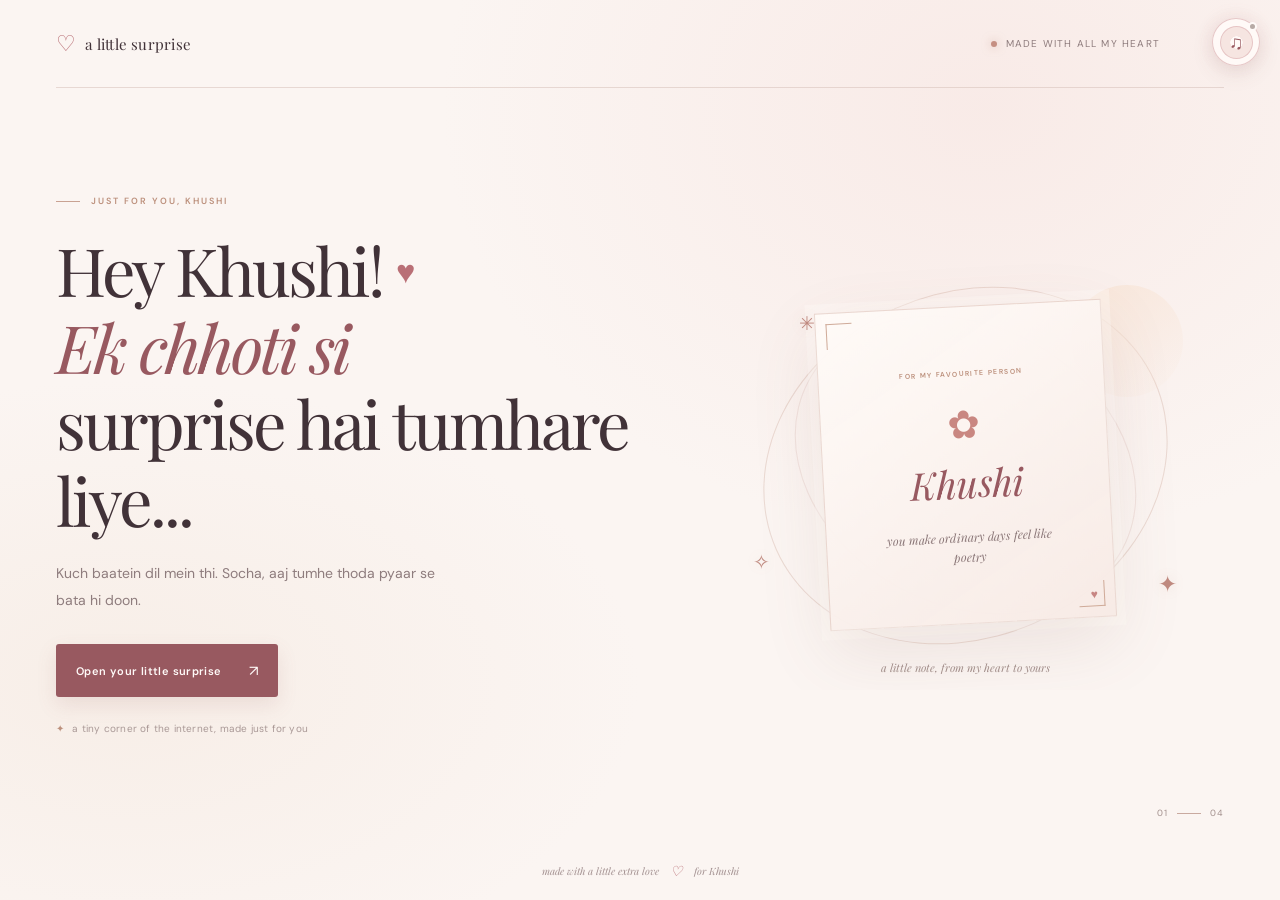
<file: index.html>
<!DOCTYPE html>
<html lang="en">
  <head>
    <meta charset="UTF-8" />
    <meta name="viewport" content="width=device-width, initial-scale=1.0" />
    <meta
      name="theme-color"
      content="#fbf5f2"
    />
    <meta
      name="description"
      content="A little love-filled surprise, made just for Khushi."
    />
    <title>A Little Surprise for Khushi</title>
    <link rel="preconnect" href="https://fonts.googleapis.com" />
    <link rel="preconnect" href="https://fonts.gstatic.com" crossorigin />
    <link
      href="https://fonts.googleapis.com/css2?family=DM+Sans:wght@400;500;600;700&family=Playfair+Display:ital,wght@0,400;0,500;0,600;1,400;1,500&display=swap"
      rel="stylesheet"
    />
    <link rel="stylesheet" href="style.css" />
    <script src="script.js" defer></script>
  </head>
  <body>
    <div class="ambient ambient--one" aria-hidden="true"></div>
    <div class="ambient ambient--two" aria-hidden="true"></div>
    <aside class="music-player" id="music-player" aria-label="Background music player">
      <button
        class="music-player__button"
        id="music-toggle"
        type="button"
        aria-label="Play our song"
        aria-pressed="false"
      >
        <span class="music-player__disc" aria-hidden="true">
          <span class="music-player__note">♫</span>
          <span class="music-player__pause">Ⅱ</span>
        </span>
        <span class="music-player__indicator" aria-hidden="true"></span>
      </button>
      <p class="music-player__status" id="music-status" role="status" aria-live="polite" hidden></p>
      <audio id="background-music" src="assets/our-song.mp3" loop preload="none" aria-hidden="true"></audio>
    </aside>
    <div class="page-shell">
      <header class="site-header">
        <a class="wordmark" href="#welcome" aria-label="A little surprise for Khushi, welcome">
          <span class="wordmark__heart" aria-hidden="true">♡</span>
          <span>a little surprise</span>
        </a>
        <div class="header-note">
          <span class="header-note__dot" aria-hidden="true"></span>
          made with all my heart
        </div>
      </header>

      <main>
        <section class="screen screen--active welcome-screen" id="welcome" aria-labelledby="welcome-title">
          <div class="welcome-copy">
            <p class="eyebrow"><span class="eyebrow__line"></span> just for you, Khushi</p>
            <h1 id="welcome-title" tabindex="-1">Hey Khushi! <span class="title-heart" aria-hidden="true">♥</span><br /><em>Ek chhoti si</em><br />surprise hai tumhare liye...</h1>
            <p class="welcome-copy__text">Kuch baatein dil mein thi. Socha, aaj tumhe thoda pyaar se bata hi doon.</p>
            <button class="button button--primary" type="button" data-go="photo">
              <span>Open your little surprise</span>
              <span class="button__arrow" aria-hidden="true">↗</span>
            </button>
            <p class="welcome-copy__aside"><span aria-hidden="true">✦</span> a tiny corner of the internet, made just for you</p>
          </div>

          <div class="welcome-art" aria-hidden="true">
            <div class="art-orbit art-orbit--outer"></div>
            <div class="art-orbit art-orbit--inner"></div>
            <div class="art-sun"></div>
            <div class="art-card">
              <span class="art-card__top">FOR MY FAVOURITE PERSON</span>
              <span class="art-card__flower">✿</span>
              <span class="art-card__name">Khushi</span>
              <span class="art-card__bottom">you make ordinary days feel like poetry</span>
              <span class="art-card__heart">♥</span>
            </div>
            <span class="art-spark art-spark--one">✳</span>
            <span class="art-spark art-spark--two">✦</span>
            <span class="art-spark art-spark--three">✧</span>
            <span class="art-caption">a little note, from my heart to yours</span>
          </div>
          <span class="screen-index">01 <span></span> 04</span>
        </section>

        <section class="screen photo-screen" id="photo" aria-labelledby="photo-title" hidden>
          <div class="section-heading">
            <p class="eyebrow"><span class="eyebrow__line"></span> a little memory</p>
            <h2 id="photo-title" tabindex="-1">Some people just feel<br /><em>like sunshine.</em></h2>
            <p class="section-heading__text">And somehow, you make even the simplest moments feel special.</p>
          </div>

          <div class="photo-layout">
            <div class="photo-frame">
              <img
                class="photo-frame__image"
                src="assets/khushi-photo.jpg"
                alt="Khushi in a soft pink top"
              />
              <span class="photo-frame__heart photo-frame__heart--one" aria-hidden="true">♡</span>
              <span class="photo-frame__heart photo-frame__heart--two" aria-hidden="true">♥</span>
              <div class="photo-frame__label">Ek khoobsurat si wajah meri smile ki... ♡</div>
            </div>
            <div class="photo-note">
              <span class="photo-note__number">01 / us</span>
              <p class="photo-note__quote">A little moment I wanted to keep close.</p>
              <p class="photo-note__caption">A favourite photo, saved in a little frame just for you.</p>
              <label class="button button--outline upload-button" for="photo-upload">
                <span>Choose a photo</span>
                <span aria-hidden="true">↗</span>
              </label>
              <input class="visually-hidden" id="photo-upload" type="file" accept="image/*" />
              <p class="photo-note__privacy">Your photo stays right here in your browser.</p>
            </div>
          </div>
          <div class="screen-actions">
            <button class="text-button" type="button" data-go="welcome"><span aria-hidden="true">←</span> Go back</button>
            <button class="button button--primary" type="button" data-go="letter"><span>There’s more</span><span class="button__arrow" aria-hidden="true">↗</span></button>
          </div>
          <span class="screen-index">02 <span></span> 04</span>
        </section>

        <section class="screen letter-screen" id="letter" aria-labelledby="letter-title" hidden>
          <div class="section-heading section-heading--center">
            <p class="eyebrow"><span class="eyebrow__line"></span> a note from my heart <span class="eyebrow__line"></span></p>
            <h2 id="letter-title" tabindex="-1">For you, <em>Khushi.</em></h2>
          </div>
          <article class="letter-card">
            <div class="letter-card__top"><span>WITH LOVE, ALWAYS</span><span aria-hidden="true">♡</span></div>
            <div class="letter-card__body">
              <p class="letter-card__salutation">Dear Khushi,</p>
              <p>Kabhi-kabhi zindagi mein kuch log bina kisi shor ke aate hain, aur dheere-dheere har din ka ek khoobsurat hissa ban jaate hain. Tum mere liye unhi logon mein se ho.</p>
              <p>Tumse baat karke ek alag si khushi milti hai. Tumhari chhoti-chhoti baatein, tumhari smile aur tumhara apna andaaz — ye sab mere din ko thoda aur achha bana dete hain.</p>
              <p>Main tumse bade-bade waade karke impress nahi karna chahta. Main bas itna chahta hoon ki agar hum ek doosre ki life ka hissa banein, toh honesty, respect, understanding aur care ke saath banein.</p>
              <p>Main tumhe aur achhe se jaana chahta hoon, tumhare saath naye moments banana chahta hoon, aur dekhna chahta hoon ki ye khoobsurat connection humein kahan le jaata hai.</p>
              <p class="letter-card__signoff">With all my sincerity,<br /><span>Someone who is really glad to know you ♡</span></p>
            </div>
            <span class="letter-card__stamp" aria-hidden="true">♡</span>
          </article>
          <div class="screen-actions">
            <button class="text-button" type="button" data-go="photo"><span aria-hidden="true">←</span> Go back</button>
            <button class="button button--primary" type="button" data-go="proposal"><span>Next</span><span class="button__arrow" aria-hidden="true">↗</span></button>
          </div>
          <span class="screen-index">03 <span></span> 04</span>
        </section>

        <section class="screen proposal-screen" id="proposal" aria-labelledby="proposal-title" hidden>
          <div class="proposal-petals" aria-hidden="true">
            <span class="proposal-petal proposal-petal--one">♡</span>
            <span class="proposal-petal proposal-petal--two">✿</span>
            <span class="proposal-petal proposal-petal--three">♥</span>
            <span class="proposal-petal proposal-petal--four">✧</span>
            <span class="proposal-petal proposal-petal--five">♡</span>
            <span class="proposal-petal proposal-petal--six">✿</span>
          </div>
          <div class="proposal-decoration proposal-decoration--left" aria-hidden="true">✿</div>
          <div class="proposal-decoration proposal-decoration--right" aria-hidden="true">✧</div>
          <div class="proposal-content" id="proposal-content">
            <p class="eyebrow"><span class="eyebrow__line"></span> one honest question <span class="eyebrow__line"></span></p>
            <span class="proposal-heart" aria-hidden="true">♡</span>
            <h2 id="proposal-title" tabindex="-1">Khushi, ek baat poochun?</h2>
            <p class="proposal-question">Khushi, kya tum meri life ka hamesha wala special person banna chahogi? <span aria-hidden="true">❤️</span></p>
            <p class="proposal-subtitle">Main nahi jaanta future mein kya likha hai, lekin agar tum chaho toh main tumhare saath khoobsurat memories banana chahta hoon. No pressure, just an honest feeling from my heart.</p>
            <div class="proposal-actions">
              <button class="button button--primary button--yes" type="button" id="yes-button">Yes, I'd love to ❤️</button>
              <button class="button button--soft" type="button" id="think-button">Mujhe sochne do</button>
            </div>
            <p class="proposal-footnote">Whatever your answer, I’m glad I got to tell you.</p>
          </div>
          <div class="thought-message" id="thought-message" hidden aria-live="polite">
            <span class="thought-message__heart" aria-hidden="true">♡</span>
            <p class="eyebrow"><span class="eyebrow__line"></span> take all the time you need <span class="eyebrow__line"></span></p>
            <h2 id="thought-title" tabindex="-1">Of course, <em>Khushi.</em></h2>
            <p class="thought-message__copy">Bilkul Khushi, koi jaldi nahi. Tumhara answer aur comfort dono important hain. ❤️</p>
            <button class="text-button thought-message__back" id="back-to-question" type="button"><span aria-hidden="true">←</span> Back to my question</button>
          </div>
          <span class="screen-index">04 <span></span> 04</span>
        </section>

        <section class="screen celebration-screen" id="celebration" aria-labelledby="celebration-title" hidden>
          <div class="celebration-hearts" id="celebration-hearts" aria-hidden="true"></div>
          <div class="celebration-content">
            <span class="celebration-sparkle" aria-hidden="true">✦</span>
            <p class="eyebrow"><span class="eyebrow__line"></span> happiest heart right now <span class="eyebrow__line"></span></p>
            <div class="celebration-icon" aria-hidden="true">♥</div>
            <h2 id="celebration-title" tabindex="-1">Khushi!!! Tumne mera din bana diya! 🥹❤️</h2>
            <p class="celebration-copy">Thank you for making this moment so beautiful.</p>
            <p class="celebration-signoff">Here’s to all the little moments waiting for us <span aria-hidden="true">♡</span></p>
            <button class="button button--outline celebration-replay" type="button" id="replay-button"><span>Read it all again</span><span aria-hidden="true">↺</span></button>
          </div>
          <span class="screen-index">♡ <span></span> ALWAYS</span>
        </section>
      </main>

      <footer class="site-footer">
        <span>made with a little extra love</span>
        <span aria-hidden="true">♡</span>
        <span>for Khushi</span>
      </footer>
    </div>
    <div class="confetti-layer" id="confetti-layer" aria-hidden="true"></div>
  </body>
</html>
</file>
<file: style.css>
:root {
  color-scheme: light;
  --paper: #fbf5f2;
  --paper-light: #fffaf8;
  --blush: #f4e3df;
  --blush-deep: #ebcbc7;
  --rose: #b96f76;
  --rose-dark: #985960;
  --rose-gold: #bc907c;
  --ink: #413238;
  --muted: #8e7c7d;
  --line: #eadbd7;
  --serif: "Playfair Display", Georgia, serif;
  --sans: "DM Sans", sans-serif;
}

* {
  box-sizing: border-box;
}

html {
  min-height: 100%;
  overflow-x: clip;
  background: var(--paper);
  scroll-behavior: smooth;
}

body {
  min-height: 100vh;
  margin: 0;
  overflow-x: hidden;
  background:
    radial-gradient(ellipse at 77% 12%, rgba(245, 220, 216, 0.42), transparent 34rem),
    radial-gradient(ellipse at 10% 76%, rgba(243, 230, 219, 0.48), transparent 32rem),
    var(--paper);
  color: var(--ink);
  font-family: var(--sans);
  font-size: 15px;
  -webkit-font-smoothing: antialiased;
}

button,
input {
  font: inherit;
}

button {
  -webkit-tap-highlight-color: transparent;
}

button:focus-visible,
a:focus-visible,
.upload-button:focus-within {
  outline: 2px solid var(--rose);
  outline-offset: 4px;
}

.page-shell {
  position: relative;
  display: flex;
  width: min(100% - 112px, 1240px);
  min-height: 100vh;
  margin: 0 auto;
  flex-direction: column;
}

.ambient {
  position: fixed;
  z-index: -1;
  width: 240px;
  height: 240px;
  border: 1px solid rgba(188, 144, 124, 0.1);
  border-radius: 50%;
  pointer-events: none;
}

.ambient::before,
.ambient::after {
  position: absolute;
  inset: 20px;
  border: 1px solid rgba(188, 144, 124, 0.08);
  border-radius: inherit;
  content: "";
}

.ambient::after {
  inset: 43px;
}

.ambient--one {
  top: -100px;
  right: 7%;
}

.ambient--two {
  bottom: -155px;
  left: -85px;
  transform: scale(1.25);
}

.site-header,
.site-footer {
  display: flex;
  min-height: 88px;
  align-items: center;
  justify-content: space-between;
}

.site-header {
  border-bottom: 1px solid rgba(216, 194, 187, 0.55);
}

.wordmark {
  display: inline-flex;
  align-items: center;
  gap: 9px;
  color: var(--ink);
  font-family: var(--serif);
  font-size: 15px;
  letter-spacing: 0.015em;
  text-decoration: none;
}

.wordmark__heart {
  color: var(--rose);
  font-family: var(--sans);
  font-size: 22px;
}

.header-note {
  display: flex;
  align-items: center;
  gap: 9px;
  padding-right: 64px;
  color: var(--muted);
  font-size: 10px;
  letter-spacing: 0.12em;
  text-transform: uppercase;
}

.music-player {
  position: fixed;
  z-index: 20;
  top: 18px;
  right: max(16px, calc((100vw - 1240px) / 2));
  display: grid;
  justify-items: end;
}

.music-player__button {
  position: relative;
  display: grid;
  width: 48px;
  height: 48px;
  padding: 0;
  place-items: center;
  border: 1px solid rgba(185, 111, 118, 0.36);
  border-radius: 50%;
  background: rgba(255, 250, 248, 0.94);
  box-shadow: 0 7px 22px rgba(117, 80, 78, 0.12), 0 0 18px rgba(207, 135, 145, 0.14);
  color: var(--rose-dark);
  cursor: pointer;
  transition:
    transform 180ms ease,
    box-shadow 180ms ease,
    background-color 180ms ease;
}

.music-player__button:hover:not(:disabled) {
  background: #fff;
  box-shadow: 0 9px 26px rgba(117, 80, 78, 0.17), 0 0 22px rgba(207, 135, 145, 0.24);
}

.music-player__button:disabled {
  cursor: not-allowed;
  opacity: 0.72;
}

.music-player__disc {
  display: grid;
  width: 33px;
  height: 33px;
  place-items: center;
  border: 1px solid rgba(185, 111, 118, 0.28);
  border-radius: 50%;
  background: radial-gradient(circle, #fffaf8 0 27%, #f6e5e1 29% 100%);
  font-size: 19px;
  line-height: 1;
}

.music-player__pause {
  display: none;
  font-family: var(--sans);
  font-size: 15px;
  font-weight: 700;
}

.music-player.is-playing .music-player__note {
  display: none;
}

.music-player.is-playing .music-player__pause {
  display: block;
}

.music-player.is-playing .music-player__disc {
  animation: music-spin 4s linear infinite;
}

.music-player__indicator {
  position: absolute;
  top: 3px;
  right: 2px;
  width: 9px;
  height: 9px;
  border: 2px solid var(--paper-light);
  border-radius: 50%;
  background: #b7aaa5;
}

.music-player.is-playing .music-player__indicator {
  background: #6f9c78;
  box-shadow: 0 0 9px rgba(111, 156, 120, 0.62);
  animation: music-pulse 1.5s ease-in-out infinite;
}

.music-player__status {
  max-width: min(280px, calc(100vw - 32px));
  margin: 9px 0 0;
  padding: 9px 12px;
  border: 1px solid rgba(204, 172, 159, 0.55);
  border-radius: 8px;
  background: rgba(255, 250, 248, 0.97);
  box-shadow: 0 7px 22px rgba(117, 80, 78, 0.12);
  color: #71585b;
  font-size: 10px;
  line-height: 1.6;
}

.header-note__dot {
  width: 6px;
  height: 6px;
  border-radius: 50%;
  background: #c58f82;
  box-shadow: 0 0 10px rgba(197, 143, 130, 0.6);
}

main {
  display: grid;
  flex: 1;
  align-items: stretch;
}

.screen {
  position: relative;
  display: none;
  min-height: 650px;
  padding: 66px 0 76px;
  animation: screen-arrive 650ms cubic-bezier(0.2, 0.75, 0.25, 1) both;
}

.screen--active {
  display: block;
}

.welcome-screen {
  display: none;
  min-height: 650px;
  padding: 74px 0;
  align-items: center;
  grid-template-columns: 1.08fr 0.92fr;
  gap: 42px;
}

.welcome-screen.screen--active {
  display: grid;
}

.eyebrow {
  display: flex;
  align-items: center;
  gap: 11px;
  margin: 0 0 24px;
  color: var(--rose-gold);
  font-size: 9px;
  font-weight: 600;
  letter-spacing: 0.22em;
  line-height: 1.5;
  text-transform: uppercase;
}

.eyebrow__line {
  width: 24px;
  height: 1px;
  flex: 0 0 auto;
  background: #c9a293;
}

h1,
h2,
p {
  margin-top: 0;
}

.welcome-copy h1 {
  margin-bottom: 22px;
  font-family: var(--serif);
  font-size: clamp(42px, 5.2vw, 72px);
  font-weight: 400;
  letter-spacing: -0.045em;
  line-height: 1.15;
}

h1 em,
h2 em {
  color: var(--rose-dark);
  font-weight: 400;
}

.title-heart {
  display: inline-block;
  color: var(--rose);
  font-family: var(--sans);
  font-size: 0.49em;
  vertical-align: 0.42em;
  animation: heartbeat 2.2s ease-in-out infinite;
}

.welcome-copy__text {
  max-width: 390px;
  margin-bottom: 31px;
  color: var(--muted);
  font-size: 14px;
  line-height: 1.9;
}

.button {
  display: inline-flex;
  min-height: 53px;
  align-items: center;
  justify-content: center;
  gap: 27px;
  border: 1px solid transparent;
  border-radius: 3px;
  cursor: pointer;
  font-size: 11px;
  font-weight: 600;
  letter-spacing: 0.035em;
  text-decoration: none;
  transition:
    transform 200ms ease,
    box-shadow 200ms ease,
    background-color 200ms ease,
    border-color 200ms ease;
}

.button:hover {
  box-shadow: 0 7px 19px rgba(117, 80, 78, 0.1);
}

.button--primary {
  padding: 0 19px;
  background: var(--rose-dark);
  box-shadow: 0 8px 20px rgba(152, 89, 96, 0.13);
  color: #fffaf8;
}

.button--primary:hover {
  background: #844b53;
  box-shadow: 0 10px 24px rgba(152, 89, 96, 0.22);
}

.button__arrow {
  font-size: 15px;
  font-weight: 400;
  transition: transform 200ms ease;
}

.button:hover .button__arrow {
  transform: translate(2px, -2px);
}

.welcome-copy__aside {
  margin: 25px 0 0;
  color: #a99896;
  font-size: 10px;
  letter-spacing: 0.02em;
}

.welcome-copy__aside span {
  margin-right: 5px;
  color: var(--rose-gold);
}

.welcome-art {
  position: relative;
  display: grid;
  min-height: 450px;
  align-items: center;
  justify-items: center;
  overflow: hidden;
  isolation: isolate;
}

.art-orbit {
  position: absolute;
  z-index: -1;
  border: 1px solid rgba(194, 151, 136, 0.3);
  border-radius: 50%;
  transform: rotate(-24deg);
}

.art-orbit--outer {
  width: min(94%, 415px);
  height: 345px;
}

.art-orbit--inner {
  width: min(82%, 357px);
  height: 280px;
  border-color: rgba(194, 151, 136, 0.19);
  transform: rotate(28deg);
}

.art-sun {
  position: absolute;
  z-index: -1;
  top: 45px;
  right: 8%;
  width: 112px;
  height: 112px;
  border-radius: 50%;
  background: linear-gradient(140deg, #f8e6d9, rgba(246, 224, 214, 0));
}

.art-card {
  position: relative;
  display: flex;
  width: min(72%, 287px);
  min-height: 318px;
  padding: 40px 30px 34px;
  align-items: center;
  justify-content: center;
  flex-direction: column;
  border: 1px solid rgba(192, 152, 137, 0.27);
  background: linear-gradient(148deg, rgba(255, 251, 248, 0.97), rgba(247, 234, 229, 0.96));
  box-shadow: 0 24px 70px rgba(130, 88, 85, 0.12), 0 0 0 9px rgba(255, 251, 248, 0.32);
  text-align: center;
  transform: rotate(-3deg);
  animation: card-float 5.5s ease-in-out infinite;
}

.art-card::before,
.art-card::after {
  position: absolute;
  width: 25px;
  height: 25px;
  border-color: #cfaa98;
  border-style: solid;
  content: "";
}

.art-card::before {
  top: 10px;
  left: 10px;
  border-width: 1px 0 0 1px;
}

.art-card::after {
  right: 10px;
  bottom: 10px;
  border-width: 0 1px 1px 0;
}

.art-card__top {
  color: var(--rose-gold);
  font-size: 7px;
  font-weight: 600;
  letter-spacing: 0.2em;
}

.art-card__flower {
  margin: 27px 0 13px;
  color: #c98781;
  font-size: 39px;
  line-height: 1;
}

.art-card__name {
  color: var(--rose-dark);
  font-family: var(--serif);
  font-size: 38px;
  font-style: italic;
}

.art-card__bottom {
  max-width: 175px;
  margin-top: 19px;
  color: #8b7778;
  font-family: var(--serif);
  font-size: 12px;
  font-style: italic;
  line-height: 1.7;
}

.art-card__heart {
  position: absolute;
  right: 17px;
  bottom: 14px;
  color: #c78683;
  font-size: 12px;
}

.art-spark {
  position: absolute;
  color: #bf897f;
  text-shadow: 0 0 14px rgba(191, 137, 127, 0.2);
}

.art-spark--one {
  top: 71px;
  left: 18%;
  font-size: 19px;
}

.art-spark--two {
  right: 9%;
  bottom: 91px;
  font-size: 23px;
}

.art-spark--three {
  bottom: 115px;
  left: 9%;
  font-size: 20px;
}

.art-caption {
  position: absolute;
  right: 0;
  bottom: 15px;
  left: 0;
  color: #a18d89;
  font-family: var(--serif);
  font-size: 11px;
  font-style: italic;
  text-align: center;
}

.screen-index {
  position: absolute;
  right: 0;
  bottom: 23px;
  display: flex;
  align-items: center;
  gap: 9px;
  color: #a18f8c;
  font-size: 9px;
  letter-spacing: 0.12em;
}

.screen-index span {
  width: 24px;
  height: 1px;
  background: #c9aaa0;
}

.section-heading {
  max-width: 720px;
  margin: 0 auto 37px;
  text-align: center;
}

.section-heading .eyebrow {
  justify-content: center;
}

.section-heading h2,
.proposal-content h2,
.thought-message h2,
.celebration-content h2 {
  margin: 0;
  font-family: var(--serif);
  font-size: clamp(36px, 4.5vw, 58px);
  font-weight: 400;
  letter-spacing: -0.035em;
  line-height: 1.2;
}

.section-heading__text {
  margin: 14px 0 0;
  color: var(--muted);
  font-size: 12px;
  line-height: 1.8;
}

.photo-layout {
  display: grid;
  width: min(760px, 100%);
  margin: 0 auto;
  align-items: center;
  grid-template-columns: 1fr 0.86fr;
  gap: clamp(32px, 7vw, 82px);
}

.photo-frame {
  position: relative;
  width: 100%;
  max-width: 340px;
  aspect-ratio: 0.9;
  margin: 0 auto;
  padding: 11px 11px 51px;
  border: 1px solid rgba(213, 147, 151, 0.65);
  background: #fffaf8;
  box-shadow:
    0 0 0 4px rgba(244, 211, 210, 0.38),
    0 0 25px rgba(207, 135, 145, 0.24),
    0 19px 55px rgba(117, 80, 78, 0.12);
  transform: rotate(-2deg);
}

.photo-frame__image {
  display: block;
  width: 100%;
  height: 100%;
  object-fit: cover;
  background: #f1dfdb;
}

.photo-frame__label {
  position: absolute;
  right: 0;
  bottom: 0;
  left: 0;
  display: flex;
  min-height: 51px;
  padding: 7px 12px;
  align-items: center;
  justify-content: center;
  color: #897476;
  font-family: var(--serif);
  font-size: 12px;
  font-style: italic;
  line-height: 1.5;
  text-align: center;
}

.photo-frame__heart {
  position: absolute;
  z-index: 1;
  color: #c77b83;
  font-size: 18px;
  pointer-events: none;
  text-shadow: 0 2px 8px rgba(185, 111, 118, 0.2);
}

.photo-frame__heart--one {
  top: 24px;
  right: -15px;
  animation: photo-heart-float 3.8s ease-in-out infinite;
}

.photo-frame__heart--two {
  bottom: 52px;
  left: -16px;
  color: #d3a08d;
  font-size: 13px;
  animation: photo-heart-float 4.4s 0.6s ease-in-out infinite;
}

.photo-note {
  padding: 12px 0;
}

.photo-note__number {
  color: var(--rose-gold);
  font-size: 9px;
  font-weight: 600;
  letter-spacing: 0.16em;
  text-transform: uppercase;
}

.photo-note__quote {
  margin: 16px 0 17px;
  color: #66494d;
  font-family: var(--serif);
  font-size: clamp(19px, 2.2vw, 25px);
  font-style: italic;
  line-height: 1.65;
}

.photo-note__caption,
.photo-note__privacy {
  color: var(--muted);
  font-size: 11px;
  line-height: 1.8;
}

.photo-note__caption {
  margin-bottom: 19px;
}

.button--outline {
  padding: 0 16px;
  border-color: #cfb5ab;
  background: rgba(255, 250, 248, 0.66);
  color: #71585b;
}

.button--outline:hover {
  border-color: var(--rose);
  background: #fffaf8;
  box-shadow: 0 8px 20px rgba(117, 80, 78, 0.08);
}

.upload-button {
  min-height: 44px;
  gap: 19px;
  font-size: 10px;
}

.photo-note__privacy {
  margin: 10px 0 0;
  font-size: 9px;
}

.visually-hidden {
  position: absolute;
  width: 1px;
  height: 1px;
  padding: 0;
  overflow: hidden;
  clip: rect(0, 0, 0, 0);
  white-space: nowrap;
  border: 0;
  clip-path: inset(50%);
}

.screen-actions {
  display: flex;
  width: min(760px, 100%);
  margin: 37px auto 0;
  align-items: center;
  justify-content: space-between;
}

.text-button {
  display: inline-flex;
  min-height: 44px;
  align-items: center;
  gap: 10px;
  padding: 0;
  border: 0;
  background: transparent;
  color: #897578;
  cursor: pointer;
  font-size: 10px;
  transition: color 180ms ease;
}

.text-button:hover {
  color: var(--rose-dark);
}

.text-button span {
  font-size: 15px;
}

.letter-screen {
  padding-top: 54px;
}

.section-heading--center {
  margin-bottom: 28px;
}

.section-heading--center h2 {
  font-size: clamp(38px, 4.5vw, 54px);
}

.letter-card {
  position: relative;
  width: min(680px, 100%);
  margin: 0 auto;
  padding: 28px clamp(25px, 5vw, 59px) 34px;
  border: 1px solid rgba(204, 172, 159, 0.56);
  background:
    linear-gradient(rgba(255, 251, 248, 0.9), rgba(255, 251, 248, 0.9)),
    repeating-linear-gradient(0deg, transparent, transparent 31px, rgba(203, 171, 158, 0.15) 32px);
  box-shadow: 0 18px 55px rgba(117, 80, 78, 0.07);
}

.letter-card::before {
  position: absolute;
  inset: 6px;
  border: 1px solid rgba(203, 171, 158, 0.2);
  pointer-events: none;
  content: "";
}

.letter-card__top {
  position: relative;
  display: flex;
  margin-bottom: 22px;
  align-items: center;
  justify-content: space-between;
  color: #b38b7e;
  font-size: 8px;
  font-weight: 600;
  letter-spacing: 0.18em;
}

.letter-card__top span:last-child {
  color: var(--rose);
  font-family: var(--sans);
  font-size: 21px;
}

.letter-card__body {
  position: relative;
  color: #6d595c;
  font-family: var(--serif);
  font-size: 13px;
  line-height: 1.9;
}

.letter-card__body p {
  margin-bottom: 13px;
}

.letter-card__salutation {
  color: #73565b;
  font-size: 16px;
}

.letter-card__body em {
  color: var(--rose-dark);
}

.letter-card__signoff {
  margin: 18px 0 0 !important;
  color: #785b5e;
  line-height: 1.7;
}

.letter-card__signoff span:first-of-type {
  font-size: 11px;
  font-style: italic;
}

.signoff-heart {
  margin-left: 5px;
  color: var(--rose);
  font-family: var(--sans);
  font-size: 12px;
}

.letter-card__stamp {
  position: absolute;
  right: -14px;
  bottom: -16px;
  display: grid;
  width: 44px;
  height: 44px;
  place-items: center;
  border: 1px solid rgba(185, 111, 118, 0.42);
  border-radius: 50%;
  background: var(--paper);
  color: var(--rose);
  font-size: 23px;
  transform: rotate(12deg);
}

.letter-screen .screen-actions {
  margin-top: 29px;
}

.letter-screen.screen--active .letter-card {
  animation: letter-reveal 850ms cubic-bezier(0.2, 0.75, 0.25, 1) both;
}

.proposal-screen {
  display: none;
  min-height: 650px;
  align-items: center;
  justify-items: center;
  overflow: hidden;
  background:
    radial-gradient(ellipse at 50% 44%, rgba(255, 242, 240, 0.88), transparent 56%),
    linear-gradient(145deg, rgba(247, 225, 222, 0.46), rgba(255, 249, 246, 0.35) 48%, rgba(239, 216, 212, 0.48));
  text-align: center;
}

.proposal-screen.screen--active {
  display: grid;
}

.proposal-content {
  position: relative;
  z-index: 1;
  width: min(680px, 100%);
  padding: 14px 12px 28px;
  animation: content-arrive 700ms ease both;
}

.proposal-content .eyebrow,
.thought-message .eyebrow,
.celebration-content .eyebrow {
  justify-content: center;
}

.proposal-heart {
  position: relative;
  display: block;
  width: 76px;
  height: 76px;
  margin: 0 auto 18px;
  color: #c36f7b;
  font-size: 62px;
  line-height: 1;
  animation: heartbeat 2.2s ease-in-out infinite;
  filter: drop-shadow(0 0 15px rgba(202, 117, 132, 0.38));
}

.proposal-heart::before {
  position: absolute;
  z-index: -1;
  inset: 5px;
  border-radius: 50%;
  background: rgba(238, 190, 188, 0.24);
  content: "";
  filter: blur(14px);
}

.proposal-content h2 {
  max-width: 660px;
  margin: 0 auto;
  font-size: clamp(36px, 5vw, 62px);
}

.proposal-question {
  max-width: 600px;
  margin: 17px auto 0;
  color: #694d53;
  font-family: var(--serif);
  font-size: clamp(20px, 2.5vw, 29px);
  line-height: 1.55;
}

.proposal-question span {
  white-space: nowrap;
}

.proposal-subtitle {
  max-width: 545px;
  margin: 15px auto 27px;
  color: var(--muted);
  font-size: 12px;
  line-height: 1.85;
}

.proposal-actions {
  display: flex;
  align-items: center;
  justify-content: center;
  gap: 13px;
}

.button--yes {
  min-width: 205px;
  border-color: rgba(255, 255, 255, 0.25);
  background: linear-gradient(135deg, #a95263, #c27882);
  box-shadow: 0 9px 24px rgba(152, 74, 91, 0.22);
}

.button--soft {
  min-width: 178px;
  padding: 0 17px;
  border-color: #ead8d2;
  background: rgba(255, 250, 248, 0.62);
  color: #806b6d;
}

.button--soft:hover {
  border-color: #d3b3aa;
  background: rgba(255, 250, 248, 0.95);
}

.proposal-footnote {
  margin: 18px 0 0;
  color: #a39191;
  font-family: var(--serif);
  font-size: 11px;
  font-style: italic;
}

.proposal-decoration {
  position: absolute;
  color: rgba(185, 111, 118, 0.2);
  pointer-events: none;
}

.proposal-petals {
  position: absolute;
  inset: 0;
  overflow: hidden;
  pointer-events: none;
}

.proposal-petal {
  position: absolute;
  top: 105%;
  color: rgba(190, 112, 124, 0.34);
  font-size: var(--petal-size, 19px);
  animation: proposal-petal-rise var(--petal-duration, 12s) var(--petal-delay, 0s) linear infinite;
}

.proposal-petal--one {
  left: 9%;
  --petal-size: 19px;
  --petal-duration: 15s;
  --petal-delay: -3s;
}

.proposal-petal--two {
  left: 27%;
  --petal-size: 15px;
  --petal-duration: 13s;
  --petal-delay: -9s;
}

.proposal-petal--three {
  left: 47%;
  --petal-size: 17px;
  --petal-duration: 17s;
  --petal-delay: -5s;
}

.proposal-petal--four {
  left: 67%;
  --petal-size: 20px;
  --petal-duration: 14s;
  --petal-delay: -11s;
}

.proposal-petal--five {
  left: 84%;
  --petal-size: 14px;
  --petal-duration: 16s;
  --petal-delay: -7s;
}

.proposal-petal--six {
  left: 95%;
  --petal-size: 18px;
  --petal-duration: 12s;
  --petal-delay: -2s;
}

.proposal-decoration--left {
  top: 16%;
  left: 8%;
  font-size: 67px;
  transform: rotate(-18deg);
}

.proposal-decoration--right {
  right: 8%;
  bottom: 17%;
  color: rgba(188, 144, 124, 0.44);
  font-size: 52px;
}

.thought-message {
  position: relative;
  z-index: 1;
  width: min(510px, 100%);
  padding: 48px 38px;
  border: 1px solid rgba(204, 172, 159, 0.53);
  background: rgba(255, 250, 248, 0.83);
  box-shadow: 0 17px 55px rgba(117, 80, 78, 0.07);
  animation: content-arrive 500ms ease both;
}

.thought-message__heart {
  display: block;
  margin-bottom: 15px;
  color: #c98183;
  font-size: 34px;
}

.thought-message h2 {
  font-size: 49px;
}

.thought-message__copy {
  margin: 17px 0 21px;
  color: var(--muted);
  font-size: 14px;
  line-height: 1.85;
}

.thought-message__back {
  justify-content: center;
  color: var(--rose-dark);
}

.celebration-screen {
  display: none;
  min-height: 650px;
  align-items: center;
  justify-items: center;
  overflow: hidden;
  text-align: center;
}

.celebration-screen.screen--active {
  display: grid;
}

.celebration-content {
  position: relative;
  z-index: 1;
  width: min(650px, 100%);
  padding: 35px 10px;
  animation: content-arrive 800ms ease both;
}

.celebration-icon {
  display: grid;
  width: 72px;
  height: 72px;
  margin: 0 auto 21px;
  place-items: center;
  border: 1px solid rgba(185, 111, 118, 0.32);
  border-radius: 50%;
  background: linear-gradient(145deg, #fff9f5, #f1d8d2);
  box-shadow: 0 0 0 9px rgba(255, 248, 245, 0.54), 0 0 42px rgba(202, 136, 132, 0.25);
  color: #b96f76;
  font-size: 27px;
  animation: heartbeat 2.2s ease-in-out infinite;
}

.celebration-content h2 {
  color: var(--rose-dark);
  font-size: clamp(36px, 4.7vw, 58px);
  line-height: 1.3;
}

.celebration-copy {
  margin: 17px 0 11px;
  color: #866f72;
  font-size: 13px;
  line-height: 1.95;
}

.celebration-signoff {
  margin: 0 0 25px;
  color: #a08a88;
  font-family: var(--serif);
  font-size: 12px;
  font-style: italic;
}

.celebration-signoff span {
  color: var(--rose);
}

.celebration-replay {
  min-height: 44px;
  gap: 18px;
  font-size: 10px;
}

.celebration-sparkle {
  position: absolute;
  top: 3%;
  right: 11%;
  color: #bf897f;
  font-size: 25px;
  animation: twinkle 2.5s ease-in-out infinite;
}

.celebration-hearts,
.confetti-layer {
  position: absolute;
  inset: 0;
  overflow: hidden;
  pointer-events: none;
}

.floating-heart,
.confetti-piece {
  position: absolute;
  bottom: -40px;
  animation: float-up var(--duration, 5s) var(--delay, 0s) ease-in forwards;
}

.floating-heart {
  color: var(--heart-color, #c78683);
  font-size: var(--size, 17px);
  opacity: 0;
  text-shadow: 0 2px 9px rgba(185, 111, 118, 0.14);
}

.confetti-piece {
  top: -12px;
  bottom: auto;
  width: 8px;
  height: 12px;
  border-radius: 2px;
  background: var(--confetti-color);
  opacity: 0;
  animation-name: confetti-fall;
  animation-timing-function: ease-in;
}

.site-footer {
  min-height: 58px;
  justify-content: center;
  gap: 11px;
  color: #a39191;
  font-family: var(--serif);
  font-size: 10px;
  font-style: italic;
}

.site-footer span:nth-child(2) {
  color: var(--rose);
  font-family: var(--sans);
  font-size: 14px;
}

[hidden] {
  display: none !important;
}

@keyframes screen-arrive {
  from {
    opacity: 0;
    transform: translateY(9px);
  }
  to {
    opacity: 1;
    transform: translateY(0);
  }
}

@keyframes content-arrive {
  from {
    opacity: 0;
    transform: translateY(12px);
  }
  to {
    opacity: 1;
    transform: translateY(0);
  }
}

@keyframes letter-reveal {
  from {
    opacity: 0;
    transform: translateY(20px) scale(0.985);
  }
  to {
    opacity: 1;
    transform: translateY(0) scale(1);
  }
}

@keyframes photo-heart-float {
  0%,
  100% {
    transform: translateY(0) rotate(-8deg);
  }
  50% {
    transform: translateY(-7px) rotate(8deg);
  }
}

@keyframes card-float {
  0%,
  100% {
    transform: rotate(-3deg) translateY(0);
  }
  50% {
    transform: rotate(-1deg) translateY(-7px);
  }
}

@keyframes heartbeat {
  0%,
  100% {
    transform: scale(1);
  }
  50% {
    transform: scale(1.1);
  }
}

@keyframes music-spin {
  to {
    transform: rotate(360deg);
  }
}

@keyframes music-pulse {
  50% {
    box-shadow: 0 0 13px rgba(111, 156, 120, 0.85);
    transform: scale(1.15);
  }
}

@keyframes twinkle {
  0%,
  100% {
    opacity: 0.45;
    transform: scale(0.9);
  }
  50% {
    opacity: 1;
    transform: scale(1.12);
  }
}

@keyframes proposal-petal-rise {
  0% {
    opacity: 0;
    transform: translate3d(0, 0, 0) rotate(-35deg);
  }
  12% {
    opacity: 0.72;
  }
  80% {
    opacity: 0.62;
  }
  100% {
    opacity: 0;
    transform: translate3d(30px, -125vh, 0) rotate(145deg);
  }
}

@keyframes float-up {
  0% {
    opacity: 0;
    transform: translate3d(0, 0, 0) rotate(-12deg);
  }
  12% {
    opacity: 0.8;
  }
  82% {
    opacity: 0.8;
  }
  100% {
    opacity: 0;
    transform: translate3d(var(--drift, 30px), -110vh, 0) rotate(20deg);
  }
}

@keyframes confetti-fall {
  0% {
    opacity: 0;
    transform: translate3d(0, -10px, 0) rotate(0);
  }
  10% {
    opacity: 0.9;
  }
  90% {
    opacity: 0.85;
  }
  100% {
    opacity: 0;
    transform: translate3d(var(--drift, 20px), 110vh, 0) rotate(570deg);
  }
}

@media (min-width: 1500px) {
  .page-shell {
    width: min(100% - 144px, 1320px);
  }
}

@media (max-width: 760px) {
  .page-shell {
    width: min(100% - 48px, 620px);
  }

  .site-header {
    min-height: 72px;
  }

  .header-note {
    padding-right: 58px;
    font-size: 8px;
    letter-spacing: 0.07em;
  }

  .music-player {
    top: 12px;
    right: 12px;
  }

  .screen {
    min-height: min(690px, calc(100svh - 128px));
    padding-top: 50px;
    padding-bottom: 68px;
  }

  .welcome-screen {
    min-height: auto;
    padding: 56px 0 62px;
    grid-template-columns: 1fr;
    gap: 18px;
  }

  .welcome-copy {
    position: relative;
    z-index: 1;
  }

  .welcome-copy h1 {
    font-size: clamp(43px, 9.3vw, 65px);
  }

  .welcome-art {
    min-height: 335px;
    margin-top: -3px;
  }

  .art-orbit--outer {
    width: min(84%, 360px);
    height: 280px;
  }

  .art-orbit--inner {
    width: min(74%, 318px);
    height: 226px;
  }

  .art-card {
    width: min(63%, 244px);
    min-height: 252px;
    padding: 30px 20px 27px;
  }

  .art-card__flower {
    margin: 18px 0 8px;
    font-size: 32px;
  }

  .art-card__name {
    font-size: 32px;
  }

  .art-card__bottom {
    margin-top: 11px;
    font-size: 11px;
  }

  .art-sun {
    top: 13px;
  }

  .art-spark--one {
    top: 41px;
  }

  .art-caption {
    bottom: 0;
  }

  .photo-layout {
    max-width: 580px;
    gap: 34px;
  }

  .photo-frame {
    max-width: 280px;
  }

  .photo-screen {
    padding-bottom: 76px;
  }

  .proposal-screen,
  .celebration-screen {
    min-height: min(670px, calc(100svh - 130px));
  }

  .proposal-decoration--left {
    left: 0;
    font-size: 49px;
  }

  .proposal-decoration--right {
    right: 0;
    font-size: 42px;
  }
}

@media (max-width: 520px) {
  body {
    font-size: 14px;
  }

  .page-shell {
    width: calc(100% - 38px);
  }

  .site-header {
    min-height: 63px;
  }

  .wordmark {
    gap: 6px;
    font-size: 13px;
  }

  .wordmark__heart {
    font-size: 20px;
  }

  .header-note {
    display: none;
  }

  .music-player {
    top: 70px;
    right: 12px;
  }

  .music-player__button {
    width: 44px;
    height: 44px;
  }

  .music-player__disc {
    width: 30px;
    height: 30px;
  }

  .header-note__dot {
    width: 5px;
    height: 5px;
  }

  .welcome-screen {
    padding-top: 46px;
    gap: 7px;
  }

  .welcome-copy h1 {
    font-size: clamp(39px, 10.1vw, 51px);
    line-height: 1.19;
  }

  .welcome-copy__text {
    max-width: 330px;
    margin-bottom: 24px;
    font-size: 12px;
  }

  .button {
    min-height: 49px;
    gap: 18px;
    font-size: 10px;
  }

  .welcome-copy__aside {
    max-width: 285px;
    font-size: 9px;
    line-height: 1.7;
  }

  .welcome-art {
    min-height: 300px;
  }

  .art-card {
    width: min(67%, 226px);
    min-height: 231px;
  }

  .art-orbit--outer {
    height: 252px;
  }

  .art-orbit--inner {
    height: 205px;
  }

  .art-caption {
    font-size: 10px;
  }

  .screen {
    min-height: min(690px, calc(100svh - 115px));
    padding-top: 39px;
    padding-bottom: 63px;
  }

  .section-heading {
    margin-bottom: 26px;
  }

  .section-heading h2 {
    font-size: clamp(33px, 9vw, 44px);
  }

  .section-heading__text {
    max-width: 310px;
    margin-right: auto;
    margin-left: auto;
    font-size: 11px;
  }

  .photo-layout {
    width: min(100%, 370px);
    grid-template-columns: 1fr;
    gap: 27px;
  }

  .photo-frame {
    width: min(74%, 253px);
  }

  .photo-frame__label {
    min-height: 46px;
    padding-right: 8px;
    padding-left: 8px;
    font-size: 11px;
  }

  .photo-note {
    width: min(100%, 330px);
    margin: 0 auto;
    padding-top: 0;
    text-align: center;
  }

  .photo-note__quote {
    margin: 11px 0;
    font-size: 20px;
  }

  .photo-note__caption {
    margin-bottom: 13px;
  }

  .screen-actions {
    margin-top: 27px;
  }

  .screen-actions .button {
    min-height: 44px;
    padding: 0 12px;
    gap: 12px;
    font-size: 9px;
  }

  .text-button {
    font-size: 9px;
  }

  .letter-screen {
    padding-top: 34px;
  }

  .section-heading--center {
    margin-bottom: 21px;
  }

  .letter-card {
    padding: 23px 21px 27px;
  }

  .letter-card__body {
    font-size: 12px;
    line-height: 1.82;
  }

  .letter-card__body p {
    margin-bottom: 11px;
  }

  .proposal-content {
    padding-right: 0;
    padding-left: 0;
  }

  .proposal-content .eyebrow,
  .celebration-content .eyebrow {
    gap: 8px;
    font-size: 8px;
    letter-spacing: 0.16em;
  }

  .proposal-content h2 {
    font-size: clamp(35px, 9.2vw, 48px);
  }

  .proposal-heart {
    width: 66px;
    height: 66px;
    margin-bottom: 14px;
    font-size: 53px;
  }

  .proposal-question {
    margin-top: 13px;
    font-size: clamp(19px, 5.3vw, 24px);
  }

  .proposal-subtitle {
    max-width: 365px;
    margin-top: 12px;
    font-size: 11px;
  }

  .proposal-actions {
    flex-direction: column;
    gap: 10px;
  }

  .proposal-actions .button {
    width: min(285px, 100%);
    min-height: 50px;
  }

  .thought-message {
    padding: 38px 23px;
  }

  .thought-message h2 {
    font-size: 42px;
  }

  .thought-message__copy {
    font-size: 12px;
  }

  .celebration-content h2 {
    font-size: clamp(32px, 8.5vw, 43px);
  }

  .celebration-copy {
    font-size: 12px;
  }

  .site-footer {
    min-height: 52px;
    font-size: 9px;
  }
}

@media (max-width: 360px) {
  .page-shell {
    width: calc(100% - 28px);
  }

  .header-note {
    gap: 5px;
    font-size: 7px;
    letter-spacing: 0.01em;
  }

  .wordmark {
    font-size: 12px;
  }
}

@media (prefers-reduced-motion: reduce) {
  *,
  *::before,
  *::after {
    scroll-behavior: auto !important;
    animation-duration: 0.01ms !important;
    animation-iteration-count: 1 !important;
    transition-duration: 0.01ms !important;
  }
}
</file>
